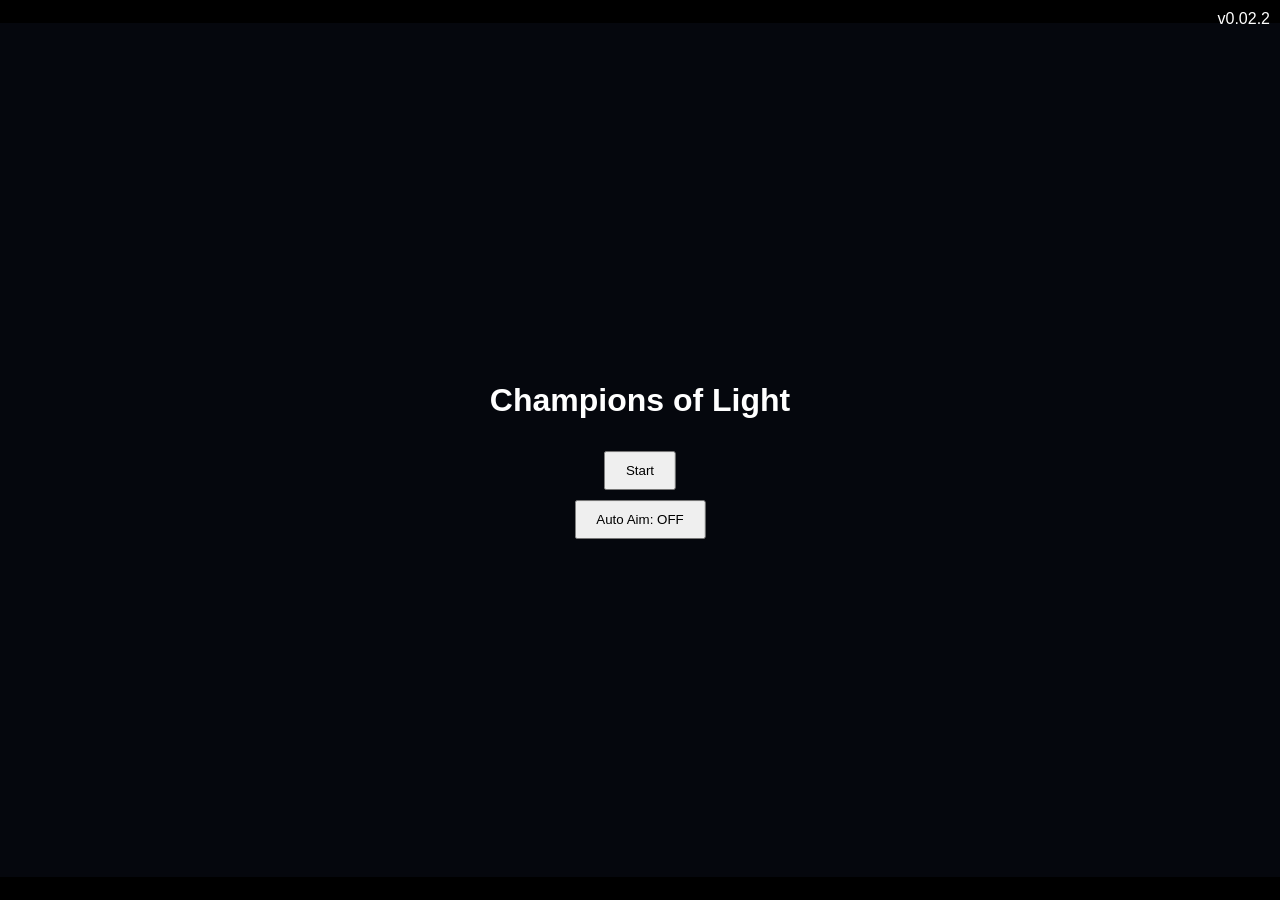
<file: index.html>
<!DOCTYPE html>
<html>
<head>
<meta name="viewport" content="width=device-width, initial-scale=1.0, user-scalable=no">
<title>LOE COL v0.02.2</title>

<style>
html, body {
  margin: 0;
  background: black;
  overflow: hidden;
  color: white;
  font-family: sans-serif;
}

#game {
  width: 100vw;
  height: 100vh;
  display: flex;
  align-items: center;
  justify-content: center;
}

canvas {
  aspect-ratio: 3/2;
  width: 100%;
  max-height: 100%;
}

.ui {
  position: fixed;
  top: 10px;
  left: 10px;
}

.topright {
  position: fixed;
  top: 10px;
  right: 10px;
}

.center {
  position: fixed;
  top: 50%;
  left: 50%;
  transform: translate(-50%, -50%);
  text-align: center;
}
button {
  padding: 10px 20px;
  margin-top: 10px;
}
</style>
</head>

<body>

<div id="game">
  <canvas id="canvas" width="960" height="640"></canvas>
</div>

<div class="ui" id="hud"></div>
<div class="topright">v0.02.2</div>
<div class="center" id="menu"></div>

<script>
const canvas = document.getElementById("canvas");
const ctx = canvas.getContext("2d");

let state = "menu";
let autoAim = false;

let phase = 1;
let transitioning = false;
let transitionTimer = 0;

let player = {
  x: 100,
  y: 320,
  speed: 3,
  angle: 0,
  cooldown: 0,
  hp: 100
};

let bullets = [];
let enemies = [];

let door = { x: 900, y: 260, w: 40, h: 120 };

let keys = {};
let mouseDown = false;

let leftTouch = null;
let rightTouch = null;

// INPUT
document.addEventListener("keydown", e => keys[e.key.toLowerCase()] = true);
document.addEventListener("keyup", e => keys[e.key.toLowerCase()] = false);

canvas.addEventListener("mousedown", () => mouseDown = true);
window.addEventListener("mouseup", () => mouseDown = false);

canvas.addEventListener("mousemove", e => {
  const rect = canvas.getBoundingClientRect();
  const x = (e.clientX - rect.left) / rect.width * canvas.width;
  const y = (e.clientY - rect.top) / rect.height * canvas.height;
  player.angle = Math.atan2(y - player.y, x - player.x);
});

// TOUCH
canvas.addEventListener("touchstart", e => {
  const rect = canvas.getBoundingClientRect();
  for (let t of e.changedTouches) {
    const x = (t.clientX - rect.left) / rect.width * canvas.width;

    if (x < canvas.width / 2 && !leftTouch) {
      leftTouch = { id: t.identifier, startX: x };
    } else if (!rightTouch) {
      rightTouch = { id: t.identifier };
    }
  }
}, { passive: false });

canvas.addEventListener("touchmove", e => {
  const rect = canvas.getBoundingClientRect();
  for (let t of e.changedTouches) {
    const x = (t.clientX - rect.left) / rect.width * canvas.width;
    const y = (t.clientY - rect.top) / rect.height * canvas.height;

    if (leftTouch && t.identifier === leftTouch.id) {
      let dx = x - leftTouch.startX;
      player.x += Math.sign(dx) * player.speed;
    }

    if (rightTouch && t.identifier === rightTouch.id) {
      player.angle = Math.atan2(y - player.y, x - player.x);
      shoot();
    }
  }
}, { passive: false });

canvas.addEventListener("touchend", e => {
  for (let t of e.changedTouches) {
    if (leftTouch && t.identifier === leftTouch.id) leftTouch = null;
    if (rightTouch && t.identifier === rightTouch.id) rightTouch = null;
  }
});

// SHOOT
function shoot() {
  if (player.cooldown > 0) return;

  let targetAngle = player.angle;

  if (autoAim && enemies.length > 0) {
    let closest = enemies.reduce((a,b) =>
      dist(player, a) < dist(player, b) ? a : b
    );
    targetAngle = Math.atan2(closest.y - player.y, closest.x - player.x);
  }

  bullets.push({
    x: player.x,
    y: player.y,
    vx: Math.cos(targetAngle) * 8,
    vy: Math.sin(targetAngle) * 8
  });

  player.cooldown = 10;
}

// SPAWN
function spawnPhase() {
  enemies = [];
  for (let i = 0; i < phase + 2; i++) {
    enemies.push({
      x: 300 + Math.random() * 500,
      y: 100 + Math.random() * 400,
      hp: 3
    });
  }
}

// UTILS
function dist(a,b){
  return Math.hypot(a.x-b.x,a.y-b.y);
}

// CHECK DOOR COLLISION
function playerInDoor() {
  return (
    player.x > door.x &&
    player.x < door.x + door.w &&
    player.y > door.y &&
    player.y < door.y + door.h
  );
}

// UPDATE
function update() {
  if (state !== "game") return;

  if (transitioning) {
    transitionTimer--;
    if (transitionTimer <= 0) {
      transitioning = false;
      phase++;
      player.x = 100;
      spawnPhase();
    }
    return;
  }

  if (keys["a"]) player.x -= player.speed;
  if (keys["d"]) player.x += player.speed;
  if (keys["w"]) player.y -= player.speed;
  if (keys["s"]) player.y += player.speed;

  if (mouseDown) shoot();
  if (player.cooldown > 0) player.cooldown--;

  bullets = bullets.map(b => ({
    ...b,
    x: b.x + b.vx,
    y: b.y + b.vy
  }));

  enemies.forEach(e => {
    let dx = player.x - e.x;
    let dy = player.y - e.y;
    let d = Math.hypot(dx, dy) || 1;

    e.x += (dx / d) * 1.2;
    e.y += (dy / d) * 1.2;

    if (d < 20) player.hp -= 0.2;
  });

  bullets.forEach(b => {
    enemies.forEach(e => {
      if (dist(b,e) < 15) {
        e.hp--;
        b.hit = true;
      }
    });
  });

  bullets = bullets.filter(b => !b.hit);
  enemies = enemies.filter(e => e.hp > 0);

  // NEW: DOOR LOGIC
  if (enemies.length === 0 && playerInDoor()) {
    transitioning = true;
    transitionTimer = 60;
  }
}

// DRAW
function draw() {
  ctx.fillStyle = "#05070d";
  ctx.fillRect(0, 0, canvas.width, canvas.height);

  if (state === "menu") return;

  // DOOR ACTIVE / INACTIVE
  ctx.fillStyle = enemies.length === 0 ? "yellow" : "gray";
  ctx.fillRect(door.x, door.y, door.w, door.h);

  ctx.fillStyle = "white";
  ctx.fillText("→", door.x - 20, 320);

  ctx.fillStyle = "#22c55e";
  ctx.beginPath();
  ctx.arc(player.x, player.y, 15, 0, Math.PI * 2);
  ctx.fill();

  ctx.fillStyle = "#3b82f6";
  bullets.forEach(b => {
    ctx.beginPath();
    ctx.arc(b.x, b.y, 5, 0, Math.PI * 2);
    ctx.fill();
  });

  ctx.fillStyle = "#ef4444";
  enemies.forEach(e => {
    ctx.beginPath();
    ctx.arc(e.x, e.y, 12, 0, Math.PI * 2);
    ctx.fill();
  });

  document.getElementById("hud").innerHTML =
    "HP: " + Math.floor(player.hp) + "<br>Phase: " + phase;

  if (transitioning) {
    ctx.fillStyle = "white";
    ctx.font = "30px sans-serif";
    ctx.fillText("Entering next phase...", 300, 300);
  }
}

// MENU
function showMenu() {
  document.getElementById("menu").innerHTML = `
    <h1>Champions of Light</h1>
    <button onclick="startGame()">Start</button><br>
    <button onclick="toggleAutoAim()">Auto Aim: ${autoAim ? "ON" : "OFF"}</button>
  `;
}

function startGame() {
  state = "game";
  document.getElementById("menu").innerHTML = "";
  phase = 1;
  player.hp = 100;
  player.x = 100;
  spawnPhase();
}

function toggleAutoAim() {
  autoAim = !autoAim;
  showMenu();
}

showMenu();

// LOOP
function loop() {
  update();
  draw();
  requestAnimationFrame(loop);
}
loop();
</script>

</body>
</html>
</file>
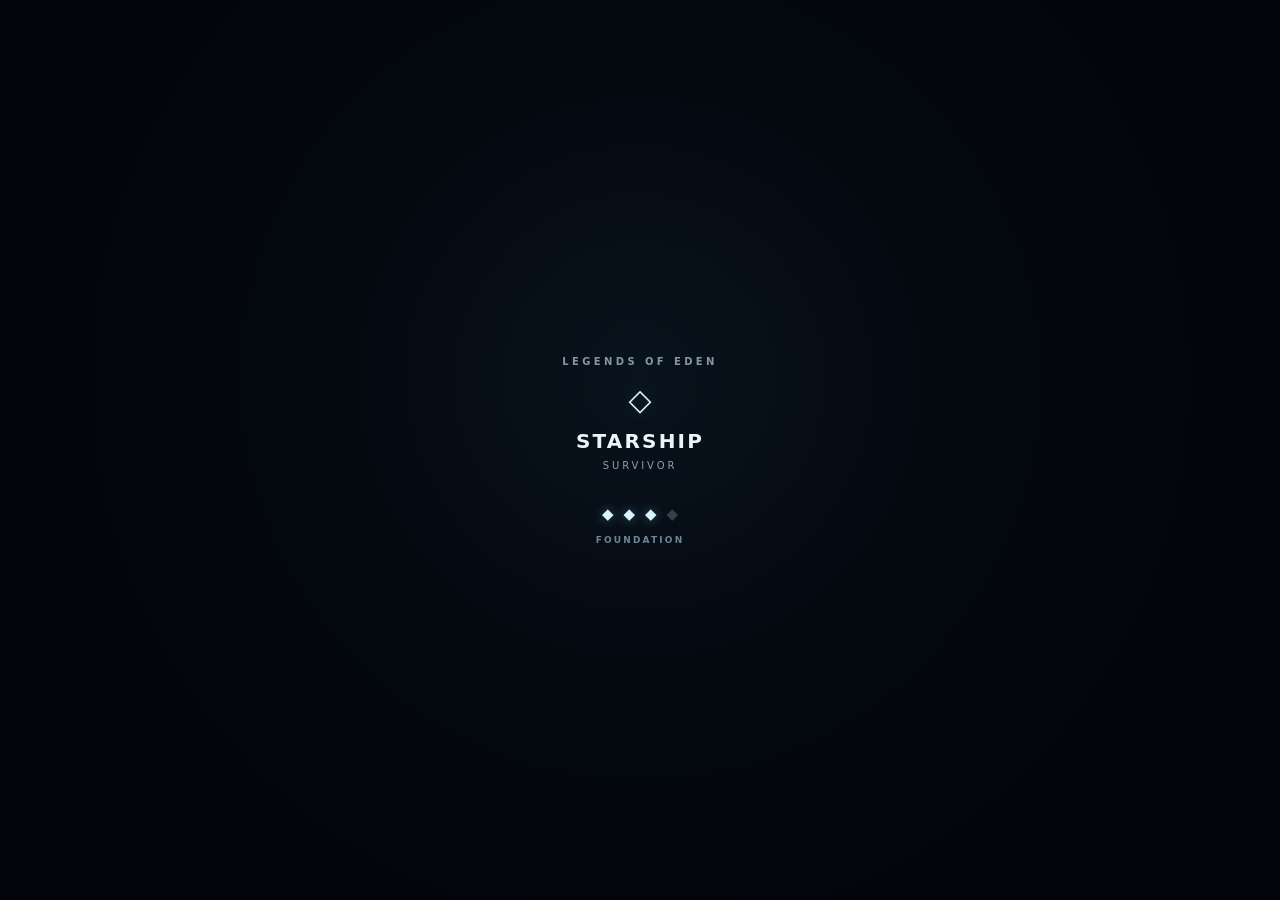
<file: starship/index.html>
<!doctype html>
<html lang="en">
<head>
  <meta charset="utf-8">
  <meta name="viewport" content="width=device-width,initial-scale=1,viewport-fit=cover,user-scalable=no">
  <meta name="theme-color" content="#02050a">
  <meta name="apple-mobile-web-app-capable" content="yes">
  <meta name="apple-mobile-web-app-status-bar-style" content="black-translucent">
  <meta name="apple-mobile-web-app-title" content="LoE Starship">
  <title>LoE: Starship Survivor</title>
  <link rel="manifest" href="manifest.json?v=13.1.0">
  <style>
    html,body{margin:0;min-height:100%;background:#02050a;color:#eaf5fb}
    body{min-height:100vh;min-height:100dvh}
    #boot{position:fixed;inset:0;z-index:2147483647;display:grid;place-items:center;background:radial-gradient(circle at 50% 42%,#09131d 0,#040910 36%,#02050a 72%);font-family:-apple-system,BlinkMacSystemFont,"Segoe UI",system-ui,sans-serif;transition:opacity .22s ease}
    #boot.boot-out{opacity:0;pointer-events:none}
    .boot-inner{width:min(82vw,340px);text-align:center;padding:24px}
    .boot-brand{font-size:10px;font-weight:700;letter-spacing:.34em;color:#8296a6;margin-bottom:18px}
    .boot-mark{font-size:30px;line-height:1;color:#d9f3ff;text-shadow:0 0 22px rgba(157,224,255,.28);margin-bottom:14px}
    .boot-title{font-size:20px;font-weight:760;letter-spacing:.11em}
    .boot-sub{font-size:10px;letter-spacing:.29em;color:#8ca0b0;margin-top:7px}
    .boot-progress{display:flex;justify-content:center;gap:10px;margin-top:34px}
    .boot-node{font-size:15px;color:#31404b;transition:color .18s ease,text-shadow .18s ease}
    .boot-node.on{color:#d9f3ff;text-shadow:0 0 12px rgba(157,224,255,.42)}
    .boot-status{margin-top:12px;font-size:9px;font-weight:700;letter-spacing:.24em;color:#6f8596}
    .boot-detail{margin:16px auto 0;max-width:280px;font-size:11px;line-height:1.45;color:#ff9aaa;word-break:break-word}
    .boot-retry{margin-top:16px;border:1px solid #536775;border-radius:8px;background:#09131d;color:#eaf5fb;padding:9px 14px;font:700 10px/1 -apple-system,BlinkMacSystemFont,"Segoe UI",system-ui,sans-serif;letter-spacing:.16em}
    .boot-retry[hidden],.boot-detail[hidden]{display:none}
  </style>
</head>
<body>
  <div id="app"></div>
  <div id="boot" role="status" aria-live="polite">
    <div class="boot-inner">
      <div class="boot-brand">LEGENDS OF EDEN</div>
      <div class="boot-mark">◇</div>
      <div class="boot-title">STARSHIP</div>
      <div class="boot-sub">SURVIVOR</div>
      <div class="boot-progress" aria-hidden="true">
        <span class="boot-node">◆</span><span class="boot-node">◆</span><span class="boot-node">◆</span><span class="boot-node">◆</span>
      </div>
      <div class="boot-status" id="bootStatus">CORE</div>
      <div class="boot-detail" id="bootDetail" hidden></div>
      <button class="boot-retry" id="bootRetry" type="button" hidden>REFRESH</button>
    </div>
  </div>
  <script>
  (function(){
    var root=document.getElementById('boot');
    var status=document.getElementById('bootStatus');
    var detail=document.getElementById('bootDetail');
    var retry=document.getElementById('bootRetry');
    var nodes=Array.prototype.slice.call(document.querySelectorAll('.boot-node'));
    var labels=['CORE','SYSTEMS','FOUNDATION','READY'];
    var finished=false;
    var watchdog=0;

    function stage(n){
      if(finished||!root)return;
      n=Math.max(0,Math.min(3,Number(n)||0));
      status.textContent=labels[n];
      nodes.forEach(function(node,i){node.classList.toggle('on',i<=n)});
    }

    function fail(err){
      if(finished||!root)return;
      window.clearTimeout(watchdog);
      status.textContent='LOAD ERROR';
      detail.hidden=false;
      retry.hidden=false;
      var message=err&&err.message?err.message:err;
      detail.textContent=String(message||'Startup failed.').slice(0,220);
    }

    function ready(){
      if(finished||!root)return;
      stage(3);
      finished=true;
      window.clearTimeout(watchdog);
      window.setTimeout(function(){
        if(!root)return;
        root.classList.add('boot-out');
        window.setTimeout(function(){if(root&&root.parentNode)root.parentNode.removeChild(root)},240);
      },80);
    }

    retry.addEventListener('click',function(){window.location.reload()});
    window.StarshipBoot={stage:stage,fail:fail,ready:ready};

    window.addEventListener('error',function(event){
      if(finished)return;
      var file=String(event.filename||'');
      if(file.indexOf('loader-v9.js')!==-1)fail(event.error||event.message||'Loader failed.');
    });

    window.addEventListener('unhandledrejection',function(event){
      if(!finished)fail(event.reason||'Startup promise rejected.');
    });

    watchdog=window.setTimeout(function(){
      if(finished||!root)return;
      status.textContent='STILL LOADING';
      detail.hidden=false;
      retry.hidden=false;
      detail.style.color='#8ca0b0';
      detail.textContent='Startup is taking longer than expected.';
    },30000);

    stage(0);
  })();
  </script>
  <script src="loader-v9.js?v=13.1.0" onerror="window.StarshipBoot&&window.StarshipBoot.fail('Loader unavailable.')"></script>
</body>
</html>
</file>
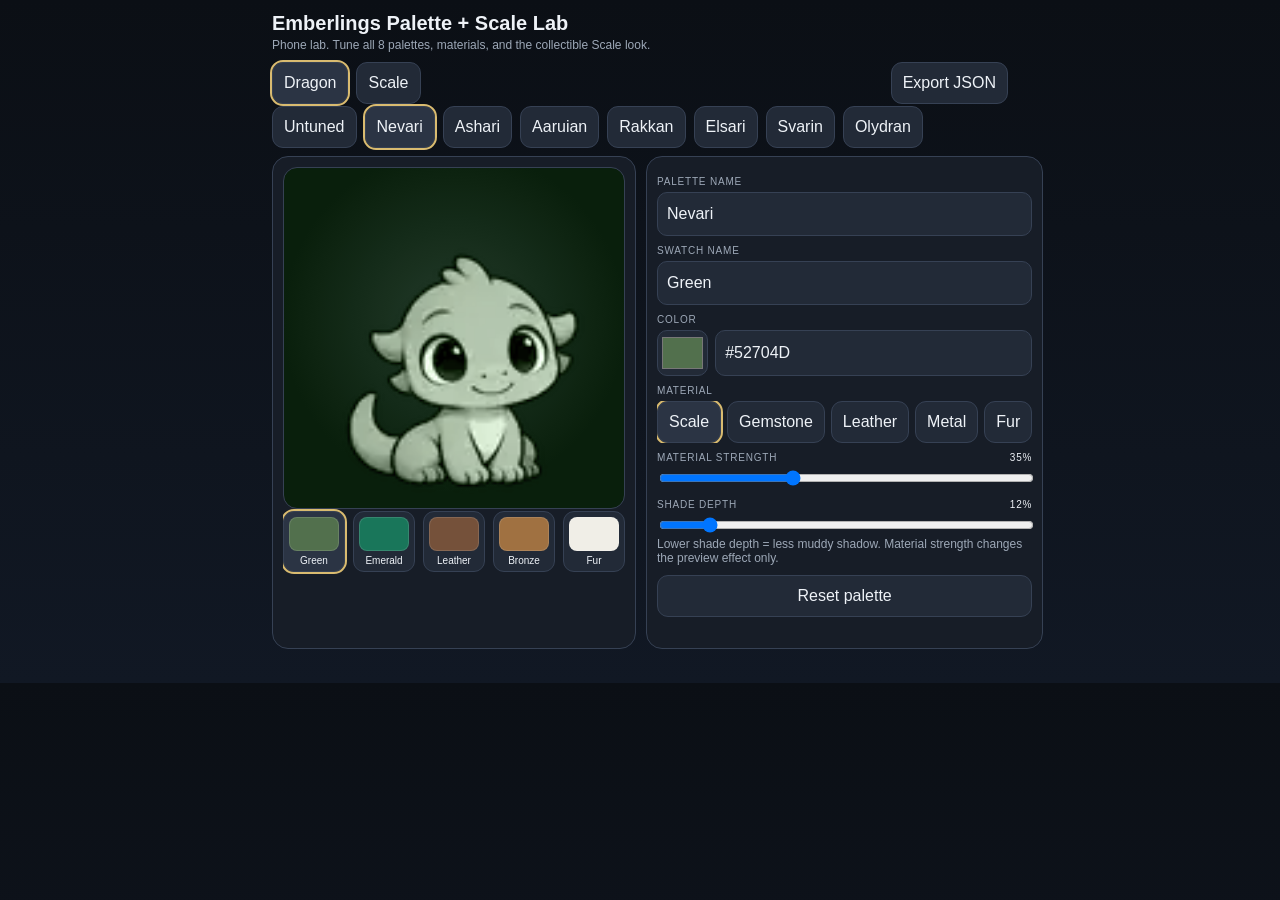
<file: emberlings/palette-lab/index.html>
<!doctype html><html><head><meta charset="utf-8"><meta name="viewport" content="width=device-width,initial-scale=1,viewport-fit=cover"><title>Emberlings Palette Lab</title><style>:root{--bg:#0d1118;--p:#171d27;--p2:#222a37;--b:#364154;--t:#eef2f7;--m:#9da8b7;--g:#d9bb70}*{box-sizing:border-box}body{margin:0;background:linear-gradient(#0b0f15,#111824);color:var(--t);font-family:-apple-system,BlinkMacSystemFont,Segoe UI,sans-serif}.w{max-width:760px;margin:auto;padding:calc(env(safe-area-inset-top) + 12px) 12px calc(env(safe-area-inset-bottom) + 24px)}h1{font-size:20px;margin:0 0 3px}.sub{font-size:12px;color:var(--m);margin-bottom:10px}.row,.scroll{display:flex;gap:8px;align-items:center}.scroll{overflow-x:auto;padding:2px 0 8px;scrollbar-width:none}.scroll::-webkit-scrollbar{display:none}button,input,select{font:inherit}button{min-height:42px;border:1px solid var(--b);background:var(--p2);color:var(--t);border-radius:11px;padding:8px 11px}button.on{outline:2px solid var(--g);background:#2b3444}.tab{white-space:nowrap;flex:0 0 auto}.card{background:var(--p);border:1px solid var(--b);border-radius:16px;padding:10px;margin-bottom:10px}.preview{position:relative;aspect-ratio:1/1;max-height:390px;border:1px solid var(--b);border-radius:14px;overflow:hidden;background:radial-gradient(circle at 50% 45%,#283348,#111722 68%)}.preview img{position:absolute;inset:0;width:100%;height:100%;object-fit:contain;image-rendering:auto}.tint{position:absolute;inset:0;mix-blend-mode:color;opacity:.78;pointer-events:none}.fx{position:absolute;inset:0;pointer-events:none;mix-blend-mode:screen;opacity:.2}.sw{flex:1 0 62px;min-width:62px;padding:5px}.swc{height:34px;border-radius:8px;border:1px solid #ffffff20;margin-bottom:4px}.swn{font-size:10px;overflow:hidden;text-overflow:ellipsis;white-space:nowrap}.label{font-size:10px;letter-spacing:.08em;text-transform:uppercase;color:var(--m);margin:9px 0 5px}.field{display:flex;gap:7px}input[type=color]{width:60px;height:46px;border:1px solid var(--b);border-radius:10px;background:var(--p2);padding:2px}input[type=text],select{width:100%;min-height:44px;border:1px solid var(--b);border-radius:10px;background:var(--p2);color:var(--t);padding:9px;font-size:16px}input[type=range]{width:100%}.mats{display:flex;gap:6px;overflow-x:auto}.mats button{white-space:nowrap;flex:0 0 auto}.val{float:right;color:var(--t)}.actions{display:flex;gap:8px;margin-top:10px;flex-wrap:wrap}.actions button{flex:1}.note{font-size:12px;color:var(--m)}.status{font-size:12px;color:#83d3a4;min-height:16px;margin-top:5px}.grid{display:grid;grid-template-columns:1.05fr .95fr;gap:10px}@media(max-width:650px){.grid{grid-template-columns:1fr}}</style></head><body><div class="w"><h1>Emberlings Palette + Scale Lab</h1><div class="sub">Phone lab. Tune all 8 palettes, materials, and the collectible Scale look.</div><div class="row"><button id="dragonTab" class="on">Dragon</button><button id="scaleTab">Scale</button><button id="export" style="margin-left:auto">Export JSON</button></div><div id="pals" class="scroll"></div><div class="grid"><section class="card"><div class="preview"><img id="art" src="dragon.webp"><div id="tint" class="tint"></div><div id="fx" class="fx"></div></div><div id="swatches" class="scroll"></div></section><section class="card"><div class="label">Palette name</div><input id="pname" type="text"><div class="label">Swatch name</div><input id="sname" type="text"><div class="label">Color</div><div class="field"><input id="color" type="color"><input id="hex" type="text" maxlength="7"></div><div class="label">Material</div><div id="mats" class="mats"></div><div class="label">Material strength <span id="mv" class="val"></span></div><input id="mr" type="range" min="0" max="100"><div class="label">Shade depth <span id="sv" class="val"></span></div><input id="sr" type="range" min="0" max="100"><div class="note">Lower shade depth = less muddy shadow. Material strength changes the preview effect only.</div><div class="actions"><button id="reset">Reset palette</button></div><div id="status" class="status"></div></section></div></div><script>const mats=['scale','gemstone','leather','metal','fur'];const names={scale:'Scale',gemstone:'Gemstone',leather:'Leather',metal:'Metal',fur:'Fur'};const defs={untuned:{name:'Untuned',s:[['Snow','#F4F4F1','scale'],['Pearl','#DBDBD6','scale'],['Silver','#BEBFBD','scale'],['Slate','#90938F','scale'],['Charcoal','#5A5D59','scale']]},nevari:{name:'Nevari',s:[['Green','#52704D','scale'],['Emerald','#19765A','gemstone'],['Leather','#75513A','leather'],['Bronze','#A07141','metal'],['Fur','#F0EEE7','fur']]},ashari:{name:'Ashari',s:[['Fire','#B94C34','scale'],['Ruby','#8F2E36','gemstone'],['Hide','#61392F','leather'],['Iron','#7B6358','metal'],['Ash Fur','#D9D0C7','fur']]},aaruian:{name:'Aaruian',s:[['Blue','#47779A','scale'],['Sapphire','#28648F','gemstone'],['Leather','#625044','leather'],['Silver','#A8B4BE','metal'],['Pearl Fur','#EAEFF2','fur']]},rakkan:{name:'Rakkan',s:[['Ochre','#AA6335','scale'],['Amber','#C3862D','gemstone'],['Leather','#704832','leather'],['Steel','#807B75','metal'],['Stone Fur','#D2C7BA','fur']]},elsari:{name:'Elsari',s:[['Violet','#74509B','scale'],['Amethyst','#865BB0','gemstone'],['Leather','#594356','leather'],['Chrome','#918B9D','metal'],['Pale Fur','#E9E1F2','fur']]},svarin:{name:'Svarin',s:[['Gold','#BE9B39','scale'],['Topaz','#D6A632','gemstone'],['Leather','#7B5E39','leather'],['Brass','#A98B4C','metal'],['Cream Fur','#F1E7CB','fur']]},olydran:{name:'Olydran',s:[['Ice','#CFDEE8','scale'],['Crystal','#A8D7EB','gemstone'],['Leather','#6E6A72','leather'],['Silver','#ABB5BD','metal'],['White Fur','#F7F8F6','fur']]}};function fresh(){let o={};for(const[k,p]of Object.entries(defs))o[k]={name:p.name,swatches:p.s.map(([name,color,material])=>({name,color,material,materialStrength:35,shadeStrength:12}))};return o}let state;try{state=JSON.parse(localStorage.getItem('emberPaletteLab'))||fresh()}catch{state=fresh()}let active='nevari',slot=0,mode='dragon';const $=x=>document.getElementById(x);function cur(){return state[active].swatches[slot]}function save(){localStorage.setItem('emberPaletteLab',JSON.stringify(state));$('status').textContent='Saved on this phone';setTimeout(()=>$('status').textContent='',700)}function render(){let p=$('pals');p.innerHTML='';Object.keys(state).forEach(id=>{let b=document.createElement('button');b.className='tab'+(id===active?' on':'');b.textContent=state[id].name;b.onclick=()=>{active=id;slot=0;render()};p.appendChild(b)});let sbox=$('swatches');sbox.innerHTML='';state[active].swatches.forEach((s,i)=>{let b=document.createElement('button');b.className='sw'+(i===slot?' on':'');b.innerHTML='<div class="swc"></div><div class="swn"></div>';b.querySelector('.swc').style.background=s.color;b.querySelector('.swn').textContent=s.name;b.onclick=()=>{slot=i;render()};sbox.appendChild(b)});let s=cur();$('pname').value=state[active].name;$('sname').value=s.name;$('color').value=s.color;$('hex').value=s.color;$('mr').value=s.materialStrength;$('sr').value=s.shadeStrength;$('mv').textContent=s.materialStrength+'%';$('sv').textContent=s.shadeStrength+'%';let mb=$('mats');mb.innerHTML='';mats.forEach(m=>{let b=document.createElement('button');b.className=s.material===m?'on':'';b.textContent=names[m];b.onclick=()=>{s.material=m;save();render()};mb.appendChild(b)});$('art').src=mode==='dragon'?'dragon.webp':'scale.webp';$('dragonTab').classList.toggle('on',mode==='dragon');$('scaleTab').classList.toggle('on',mode==='scale');apply()}function apply(){let s=cur(),t=$('tint'),f=$('fx');t.style.background=s.color;t.style.opacity=(.62+s.shadeStrength/250).toFixed(2);f.style.opacity=(s.materialStrength/100*.55).toFixed(2);if(s.material==='gemstone')f.style.background='linear-gradient(135deg,transparent 25%,#fff 42%,transparent 52%),radial-gradient(circle at 65% 30%,#fff,transparent 28%)';else if(s.material==='metal')f.style.background='linear-gradient(110deg,transparent 20%,#fff 40%,transparent 55%,#fff8 72%,transparent 82%)';else if(s.material==='leather')f.style.background='repeating-linear-gradient(25deg,#0000 0 5px,#0005 6px 7px)';else if(s.material==='fur')f.style.background='repeating-linear-gradient(75deg,#fff0 0 3px,#fff8 4px 5px)';else f.style.background='none'}$('dragonTab').onclick=()=>{mode='dragon';render()};$('scaleTab').onclick=()=>{mode='scale';render()};$('pname').oninput=e=>{state[active].name=e.target.value;save();render()};$('sname').oninput=e=>{cur().name=e.target.value;save();render()};$('color').oninput=e=>{cur().color=e.target.value.toUpperCase();save();render()};$('hex').onchange=e=>{let v=e.target.value.trim();if(!v.startsWith('#'))v='#'+v;if(/^#[0-9A-F]{6}$/i.test(v)){cur().color=v.toUpperCase();save();render()}else e.target.value=cur().color};$('mr').oninput=e=>{cur().materialStrength=+e.target.value;save();render()};$('sr').oninput=e=>{cur().shadeStrength=+e.target.value;save();render()};$('reset').onclick=()=>{state[active]=fresh()[active];slot=0;save();render()};$('export').onclick=async()=>{let text=JSON.stringify({format:'emberlings-palette-lab',schema:1,palettes:Object.entries(state).map(([id,p])=>({id,...p}))},null,2);try{if(navigator.share){await navigator.share({title:'Emberlings Palette Lab',text});return}}catch{}try{await navigator.clipboard.writeText(text);$('status').textContent='JSON copied. Paste it into ChatGPT.'}catch{prompt('Copy this JSON:',text)}};render();</script></body></html>
</file>
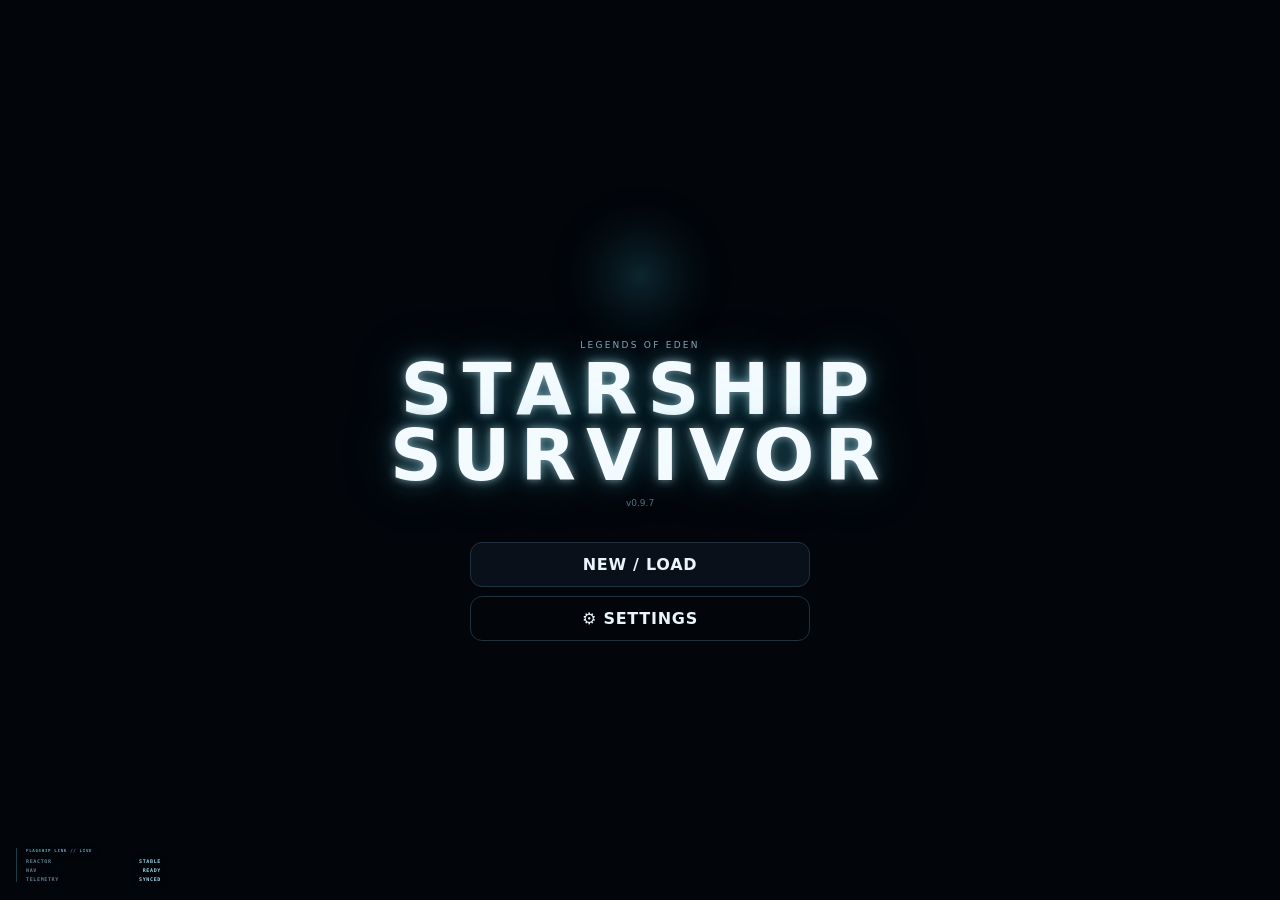
<file: starship/releases/v0.9.7/index.html>
<!doctype html><html lang="en"><head><meta charset="utf-8"><meta name="viewport" content="width=device-width,initial-scale=1,viewport-fit=cover,user-scalable=no"><meta name="theme-color" content="#02050a"><meta name="apple-mobile-web-app-capable" content="yes"><meta name="apple-mobile-web-app-status-bar-style" content="black-translucent"><meta name="apple-mobile-web-app-title" content="LoE Starship"><title>LoE: Starship Survivor</title><link rel="manifest" href="manifest.json?v=9.7.1"></head><body><div id="app"></div><script src="loader-v9.js?v=9.7.1"></script></body></html>
</file>
